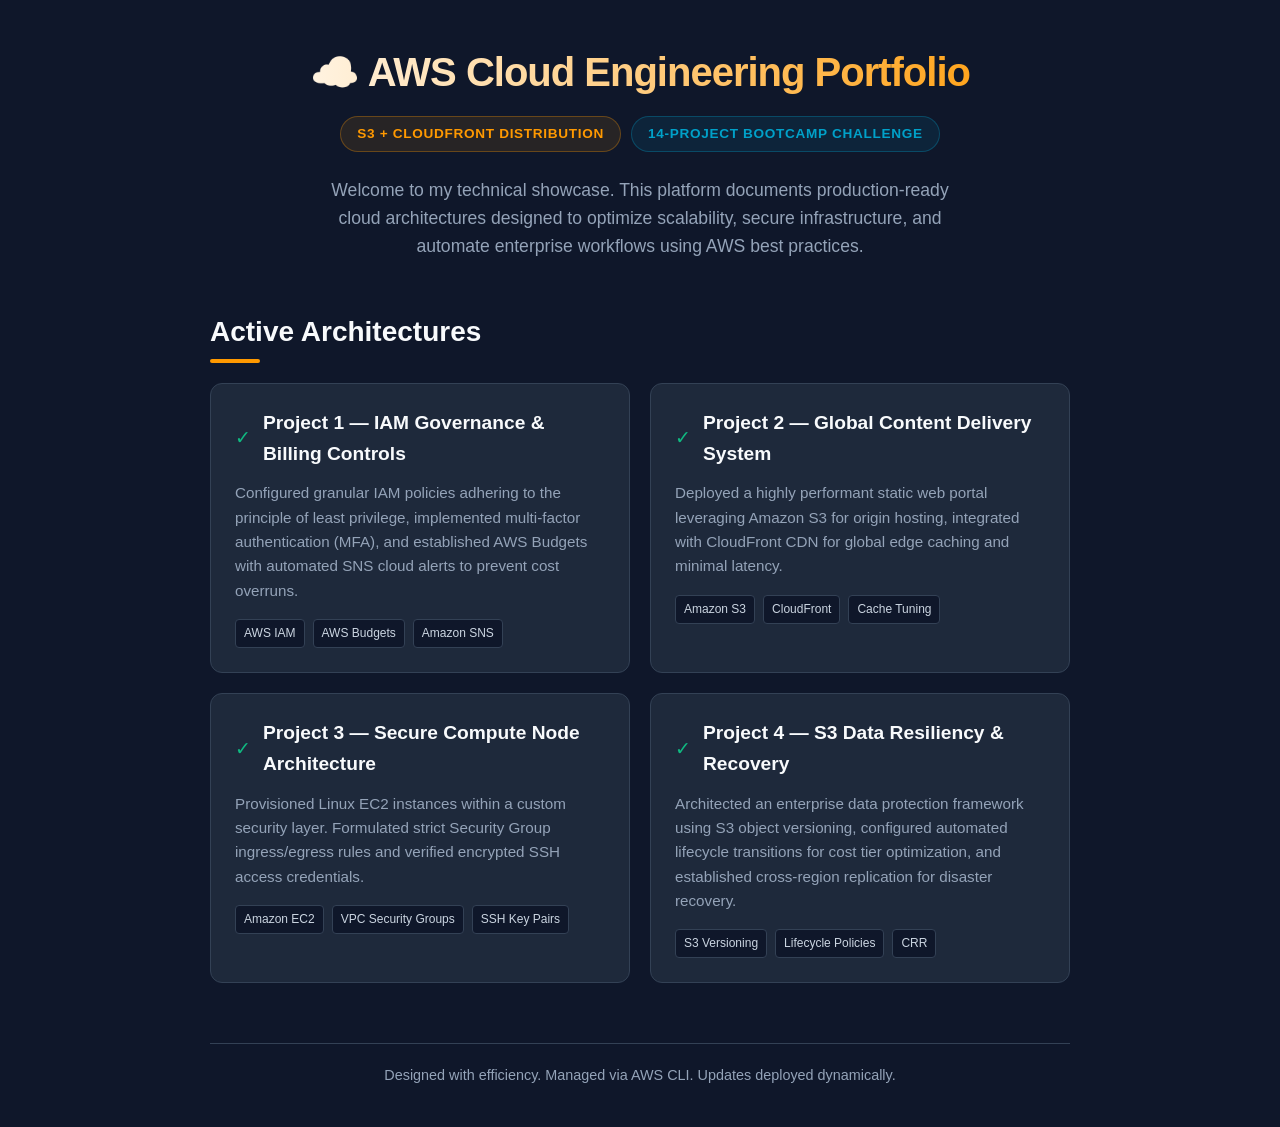
<file: project-02-s3-static-website/index.html>
<!DOCTYPE html>
<html lang="en">
<head>
  <meta charset="UTF-8" />
  <meta name="viewport" content="width=device-width, initial-scale=1.0"/>
  <title>Cloud Portfolio | AWS Solutions</title>
  <style>
    :root {
      --bg-dark: #0f172a;
      --card-bg: #1e293b;
      --text-main: #f8fafc;
      --text-muted: #94a3b8;
      --aws-orange: #ff9900;
      --accent-blue: #00a1c9;
      --success-green: #10b981;
    }

    * {
      box-sizing: border-box;
      margin: 0;
      padding: 0;
    }

    body {
      font-family: -apple-system, BlinkMacSystemFont, "Segoe UI", Roboto, "Helvetica Neue", Arial, sans-serif;
      background-color: var(--bg-dark);
      color: var(--text-main);
      max-width: 900px;
      margin: 0 auto;
      padding: 40px 20px;
      line-height: 1.6;
    }

    header {
      text-align: center;
      margin-bottom: 50px;
    }

    h1 {
      font-size: 2.5rem;
      font-weight: 800;
      letter-spacing: -0.025em;
      margin-bottom: 12px;
      background: linear-gradient(to right, #ffffff, var(--aws-orange));
      -webkit-background-clip: text;
      -webkit-text-fill-color: transparent;
    }

    .badge-container {
      display: flex;
      justify-content: center;
      gap: 10px;
      flex-wrap: wrap;
      margin-bottom: 24px;
    }

    .badge {
      background: rgba(255, 153, 0, 0.1);
      color: var(--aws-orange);
      border: 1px solid rgba(255, 153, 0, 0.3);
      padding: 6px 16px;
      border-radius: 20px;
      font-size: 0.85rem;
      font-weight: 600;
      letter-spacing: 0.05em;
      text-transform: uppercase;
    }

    .badge.secondary {
      background: rgba(0, 161, 201, 0.1);
      color: var(--accent-blue);
      border: 1px solid rgba(0, 161, 201, 0.3);
    }

    .intro-text {
      color: var(--text-muted);
      font-size: 1.1rem;
      max-width: 650px;
      margin: 0 auto;
    }

    h2 {
      font-size: 1.75rem;
      font-weight: 700;
      margin-top: 40px;
      margin-bottom: 20px;
      position: relative;
      padding-bottom: 8px;
    }

    h2::after {
      content: '';
      position: absolute;
      left: 0;
      bottom: 0;
      width: 50px;
      height: 4px;
      background-color: var(--aws-orange);
      border-radius: 2px;
    }

    .grid {
      display: grid;
      grid-template-columns: repeat(auto-fit, minmax(400px, 1fr));
      gap: 20px;
      margin-top: 20px;
    }

    @media (max-width: 500px) {
      .grid {
        grid-template-columns: 1fr;
      }
    }

    .card {
      background-color: var(--card-bg);
      border: 1px solid #334155;
      border-radius: 12px;
      padding: 24px;
      transition: transform 0.2s ease, border-color 0.2s ease;
    }

    .card:hover {
      transform: translateY(-4px);
      border-color: var(--aws-orange);
    }

    .card-header {
      display: flex;
      align-items: center;
      gap: 12px;
      margin-bottom: 12px;
    }

    .status-icon {
      color: var(--success-green);
      font-size: 1.2rem;
    }

    .card-title {
      font-size: 1.2rem;
      font-weight: 600;
    }

    .card-desc {
      color: var(--text-muted);
      font-size: 0.95rem;
      margin-bottom: 16px;
    }

    .tech-stack {
      display: flex;
      gap: 8px;
      flex-wrap: wrap;
    }

    .tech-tag {
      background-color: #0f172a;
      color: #cbd5e1;
      font-size: 0.75rem;
      padding: 4px 8px;
      border-radius: 4px;
      border: 1px solid #334155;
    }

    footer {
      text-align: center;
      margin-top: 60px;
      padding-top: 20px;
      border-top: 1px solid #334155;
      color: var(--text-muted);
      font-size: 0.9rem;
    }
  </style>
</head>
<body>

  <header>
    <h1>☁️ AWS Cloud Engineering Portfolio</h1>
    <div class="badge-container">
      <span class="badge">S3 + CloudFront Distribution</span>
      <span class="badge secondary">14-Project Bootcamp Challenge</span>
    </div>
    <p class="intro-text">
      Welcome to my technical showcase. This platform documents production-ready cloud architectures designed to optimize scalability, secure infrastructure, and automate enterprise workflows using AWS best practices.
    </p>
  </header>

  <h2>Active Architectures</h2>
  
  <div class="grid">
    <div class="card">
      <div class="card-header">
        <span class="status-icon">✓</span>
        <span class="card-title">Project 1 — IAM Governance & Billing Controls</span>
      </div>
      <p class="card-desc">
        Configured granular IAM policies adhering to the principle of least privilege, implemented multi-factor authentication (MFA), and established AWS Budgets with automated SNS cloud alerts to prevent cost overruns.
      </p>
      <div class="tech-stack">
        <span class="tech-tag">AWS IAM</span>
        <span class="tech-tag">AWS Budgets</span>
        <span class="tech-tag">Amazon SNS</span>
      </div>
    </div>

    <div class="card">
      <div class="card-header">
        <span class="status-icon">✓</span>
        <span class="card-title">Project 2 — Global Content Delivery System</span>
      </div>
      <p class="card-desc">
        Deployed a highly performant static web portal leveraging Amazon S3 for origin hosting, integrated with CloudFront CDN for global edge caching and minimal latency.
      </p>
      <div class="tech-stack">
        <span class="tech-tag">Amazon S3</span>
        <span class="tech-tag">CloudFront</span>
        <span class="tech-tag">Cache Tuning</span>
      </div>
    </div>

    <div class="card">
      <div class="card-header">
        <span class="status-icon">✓</span>
        <span class="card-title">Project 3 — Secure Compute Node Architecture</span>
      </div>
      <p class="card-desc">
        Provisioned Linux EC2 instances within a custom security layer. Formulated strict Security Group ingress/egress rules and verified encrypted SSH access credentials.
      </p>
      <div class="tech-stack">
        <span class="tech-tag">Amazon EC2</span>
        <span class="tech-tag">VPC Security Groups</span>
        <span class="tech-tag">SSH Key Pairs</span>
      </div>
    </div>

    <div class="card">
      <div class="card-header">
        <span class="status-icon">✓</span>
        <span class="card-title">Project 4 — S3 Data Resiliency & Recovery</span>
      </div>
      <p class="card-desc">
        Architected an enterprise data protection framework using S3 object versioning, configured automated lifecycle transitions for cost tier optimization, and established cross-region replication for disaster recovery.
      </p>
      <div class="tech-stack">
        <span class="tech-tag">S3 Versioning</span>
        <span class="tech-tag">Lifecycle Policies</span>
        <span class="tech-tag">CRR</span>
      </div>
    </div>
  </div>

  <footer>
    <p>Designed with efficiency. Managed via AWS CLI. Updates deployed dynamically.</p>
  </footer>

</body>
</html>
</file>
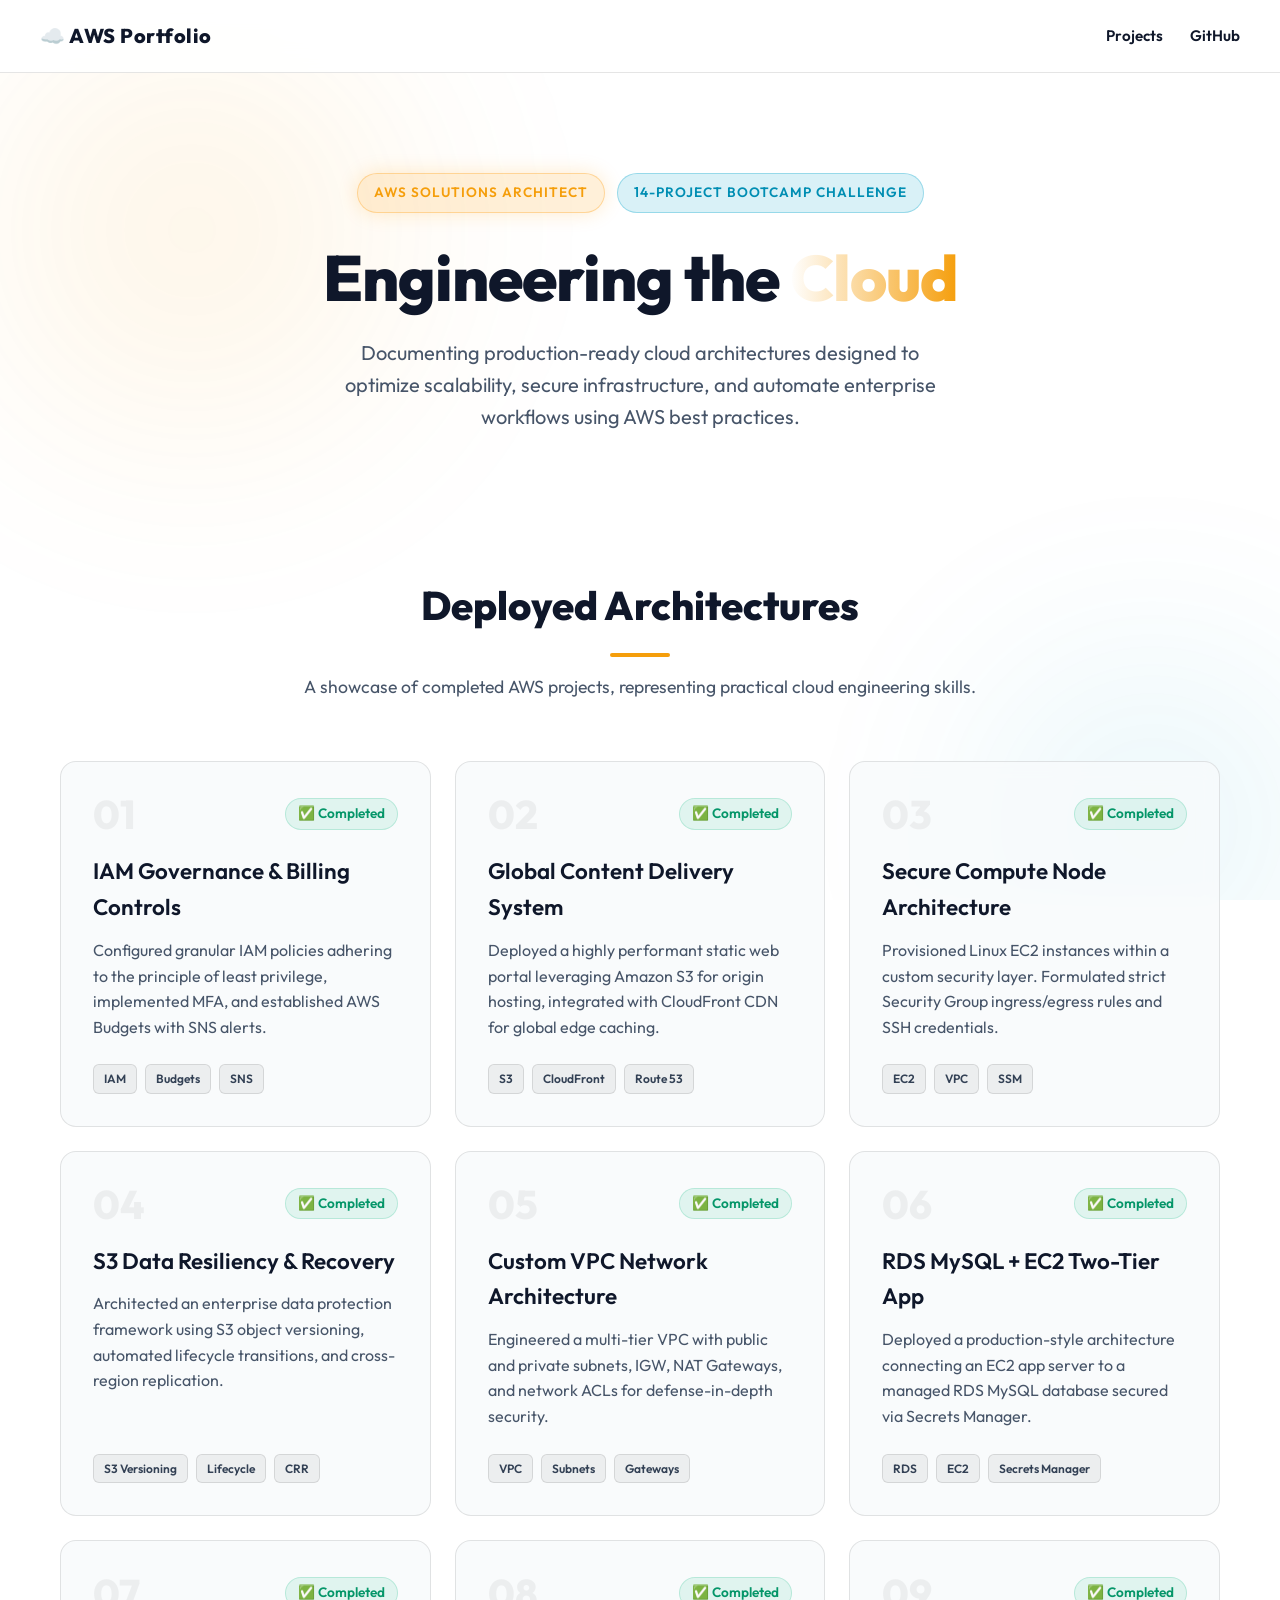
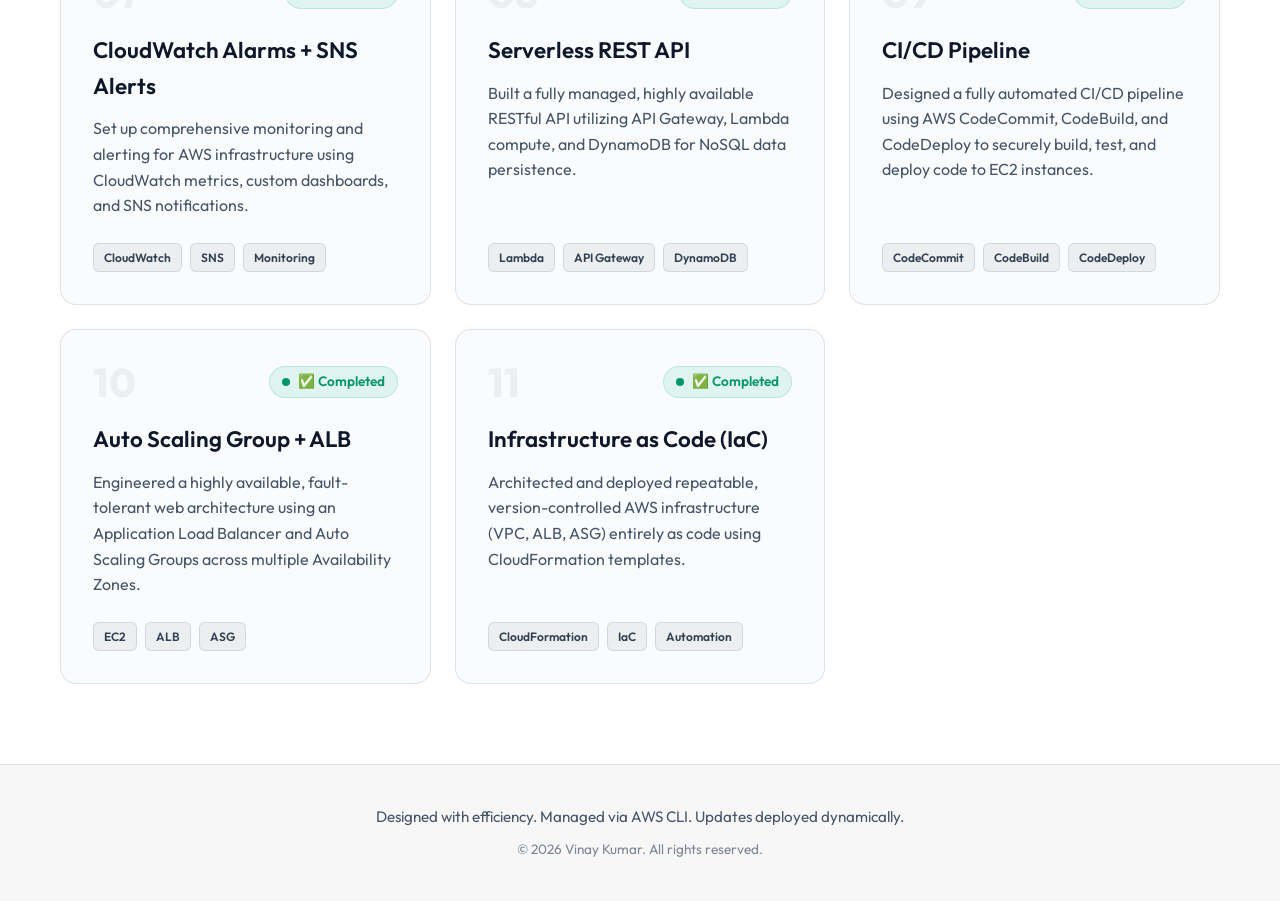
<file: project-02-s3-static-website/website/index.html>
<!DOCTYPE html>
<html lang="en">
<head>
  <meta charset="UTF-8">
  <meta name="viewport" content="width=device-width, initial-scale=1.0">
  <title>Cloud Engineering Portfolio | Vinay Kumar</title>
  <meta name="description" content="AWS Cloud Engineering Portfolio showcasing production-ready cloud architectures.">
  <link rel="preconnect" href="https://fonts.googleapis.com">
  <link rel="preconnect" href="https://fonts.gstatic.com" crossorigin>
  <link href="https://fonts.googleapis.com/css2?family=Outfit:wght@300;400;600;800&display=swap" rel="stylesheet">
  <link rel="stylesheet" href="styles.css">
</head>
<body>
  <div class="background-effects">
    <div class="glow-orb orb-1"></div>
    <div class="glow-orb orb-2"></div>
  </div>

  <nav class="navbar">
    <div class="nav-content">
      <div class="logo">☁️ AWS Portfolio</div>
      <div class="nav-links">
        <a href="#projects">Projects</a>
        <a href="https://github.com/vinay1515" target="_blank">GitHub</a>
      </div>
    </div>
  </nav>

  <header class="hero">
    <div class="hero-content">
      <div class="badge-wrapper">
        <span class="badge glow">AWS Solutions Architect</span>
        <span class="badge secondary">14-Project Bootcamp Challenge</span>
      </div>
      <h1 class="hero-title">Engineering the <span class="text-gradient">Cloud</span></h1>
      <p class="hero-subtitle">
        Documenting production-ready cloud architectures designed to optimize scalability, secure infrastructure, and automate enterprise workflows using AWS best practices.
      </p>
    </div>
  </header>

  <main class="container" id="projects">
    <div class="section-header">
      <h2>Deployed Architectures</h2>
      <div class="divider"></div>
      <p>A showcase of completed AWS projects, representing practical cloud engineering skills.</p>
    </div>

    <div class="grid" id="projectGrid">
      <!-- Project 1 -->
      <article class="glass-card">
        <div class="card-header">
          <div class="project-num">01</div>
          <div class="status-indicator done">✅ Completed</div>
        </div>
        <h3 class="card-title">IAM Governance &amp; Billing Controls</h3>
        <p class="card-desc">Configured granular IAM policies adhering to the principle of least privilege, implemented MFA, and established AWS Budgets with SNS alerts.</p>
        <div class="tech-stack">
          <span class="tech-tag">IAM</span><span class="tech-tag">Budgets</span><span class="tech-tag">SNS</span>
        </div>
      </article>

      <!-- Project 2 -->
      <article class="glass-card">
        <div class="card-header">
          <div class="project-num">02</div>
          <div class="status-indicator done">✅ Completed</div>
        </div>
        <h3 class="card-title">Global Content Delivery System</h3>
        <p class="card-desc">Deployed a highly performant static web portal leveraging Amazon S3 for origin hosting, integrated with CloudFront CDN for global edge caching.</p>
        <div class="tech-stack">
          <span class="tech-tag">S3</span><span class="tech-tag">CloudFront</span><span class="tech-tag">Route 53</span>
        </div>
      </article>

      <!-- Project 3 -->
      <article class="glass-card">
        <div class="card-header">
          <div class="project-num">03</div>
          <div class="status-indicator done">✅ Completed</div>
        </div>
        <h3 class="card-title">Secure Compute Node Architecture</h3>
        <p class="card-desc">Provisioned Linux EC2 instances within a custom security layer. Formulated strict Security Group ingress/egress rules and SSH credentials.</p>
        <div class="tech-stack">
          <span class="tech-tag">EC2</span><span class="tech-tag">VPC</span><span class="tech-tag">SSM</span>
        </div>
      </article>

      <!-- Project 4 -->
      <article class="glass-card">
        <div class="card-header">
          <div class="project-num">04</div>
          <div class="status-indicator done">✅ Completed</div>
        </div>
        <h3 class="card-title">S3 Data Resiliency &amp; Recovery</h3>
        <p class="card-desc">Architected an enterprise data protection framework using S3 object versioning, automated lifecycle transitions, and cross-region replication.</p>
        <div class="tech-stack">
          <span class="tech-tag">S3 Versioning</span><span class="tech-tag">Lifecycle</span><span class="tech-tag">CRR</span>
        </div>
      </article>

      <!-- Project 5 -->
      <article class="glass-card">
        <div class="card-header">
          <div class="project-num">05</div>
          <div class="status-indicator done">✅ Completed</div>
        </div>
        <h3 class="card-title">Custom VPC Network Architecture</h3>
        <p class="card-desc">Engineered a multi-tier VPC with public and private subnets, IGW, NAT Gateways, and network ACLs for defense-in-depth security.</p>
        <div class="tech-stack">
          <span class="tech-tag">VPC</span><span class="tech-tag">Subnets</span><span class="tech-tag">Gateways</span>
        </div>
      </article>

      <!-- Project 6 -->
      <article class="glass-card">
        <div class="card-header">
          <div class="project-num">06</div>
          <div class="status-indicator done">✅ Completed</div>
        </div>
        <h3 class="card-title">RDS MySQL + EC2 Two-Tier App</h3>
        <p class="card-desc">Deployed a production-style architecture connecting an EC2 app server to a managed RDS MySQL database secured via Secrets Manager.</p>
        <div class="tech-stack">
          <span class="tech-tag">RDS</span><span class="tech-tag">EC2</span><span class="tech-tag">Secrets Manager</span>
        </div>
      </article>

      <!-- Project 7 -->
      <article class="glass-card">
        <div class="card-header">
          <div class="project-num">07</div>
          <div class="status-indicator done">✅ Completed</div>
        </div>
        <h3 class="card-title">CloudWatch Alarms + SNS Alerts</h3>
        <p class="card-desc">Set up comprehensive monitoring and alerting for AWS infrastructure using CloudWatch metrics, custom dashboards, and SNS notifications.</p>
        <div class="tech-stack">
          <span class="tech-tag">CloudWatch</span><span class="tech-tag">SNS</span><span class="tech-tag">Monitoring</span>
        </div>
      </article>

      <!-- Project 8 -->
      <article class="glass-card">
        <div class="card-header">
          <div class="project-num">08</div>
          <div class="status-indicator done">✅ Completed</div>
        </div>
        <h3 class="card-title">Serverless REST API</h3>
        <p class="card-desc">Built a fully managed, highly available RESTful API utilizing API Gateway, Lambda compute, and DynamoDB for NoSQL data persistence.</p>
        <div class="tech-stack">
          <span class="tech-tag">Lambda</span><span class="tech-tag">API Gateway</span><span class="tech-tag">DynamoDB</span>
        </div>
      </article>

      <!-- Project 09 -->
      <article class="glass-card">
        <div class="card-header">
          <div class="project-num">09</div>
          <div class="status-indicator done">✅ Completed</div>
        </div>
        <h3 class="card-title">CI/CD Pipeline</h3>
        <p class="card-desc">Designed a fully automated CI/CD pipeline using AWS CodeCommit, CodeBuild, and CodeDeploy to securely build, test, and deploy code to EC2 instances.</p>
        <div class="tech-stack">
          <span class="tech-tag">CodeCommit</span><span class="tech-tag">CodeBuild</span><span class="tech-tag">CodeDeploy</span>
        </div>
      </article>

      <!-- Project 10 -->
      <article class="glass-card">
        <div class="card-header">
          <div class="project-num">10</div>
          <div class="status-indicator done"><span class="pulse-dot"></span>✅ Completed</div>
        </div>
        <h3 class="card-title">Auto Scaling Group + ALB</h3>
        <p class="card-desc">Engineered a highly available, fault-tolerant web architecture using an Application Load Balancer and Auto Scaling Groups across multiple Availability Zones.</p>
        <div class="tech-stack">
          <span class="tech-tag">EC2</span><span class="tech-tag">ALB</span><span class="tech-tag">ASG</span>
        </div>
      </article>

      <!-- Project 11 -->
      <article class="glass-card">
        <div class="card-header">
          <div class="project-num">11</div>
          <div class="status-indicator done"><span class="pulse-dot"></span>✅ Completed</div>
        </div>
        <h3 class="card-title">Infrastructure as Code (IaC)</h3>
        <p class="card-desc">Architected and deployed repeatable, version-controlled AWS infrastructure (VPC, ALB, ASG) entirely as code using CloudFormation templates.</p>
        <div class="tech-stack">
          <span class="tech-tag">CloudFormation</span><span class="tech-tag">IaC</span><span class="tech-tag">Automation</span>
        </div>
      </article>
    </div>
  </main>

  <footer>
    <div class="footer-content">
      <p>Designed with efficiency. Managed via AWS CLI. Updates deployed dynamically.</p>
      <p class="copyright">© 2026 Vinay Kumar. All rights reserved.</p>
    </div>
  </footer>

  <script src="script.js"></script>
</body>
</html>
</file>
<file: project-02-s3-static-website/website/styles.css>
:root {
  --bg-color: #ffffff;
  --surface: rgba(248, 250, 252, 0.8);
  --surface-border: rgba(0, 0, 0, 0.1);
  --text-primary: #0f172a;
  --text-secondary: #475569;
  --accent-primary: #f59e0b; /* Slightly darker orange for better contrast on white */
  --accent-secondary: #008eb3;
  --accent-glow: rgba(245, 158, 11, 0.3);
  --success: #059669;
}

* {
  margin: 0;
  padding: 0;
  box-sizing: border-box;
}

body {
  font-family: 'Outfit', -apple-system, sans-serif;
  background-color: var(--bg-color);
  color: var(--text-primary);
  line-height: 1.6;
  overflow-x: hidden;
}

.background-effects {
  position: fixed;
  top: 0;
  left: 0;
  width: 100vw;
  height: 100vh;
  z-index: -1;
  overflow: hidden;
}

.glow-orb {
  position: absolute;
  border-radius: 50%;
  filter: blur(100px);
  opacity: 0.4;
  animation: float 10s ease-in-out infinite alternate;
}

.orb-1 {
  top: -10%;
  left: -10%;
  width: 50vw;
  height: 50vw;
  background: radial-gradient(circle, var(--accent-glow) 0%, rgba(0,0,0,0) 70%);
}

.orb-2 {
  bottom: -20%;
  right: -10%;
  width: 40vw;
  height: 40vw;
  background: radial-gradient(circle, rgba(0, 161, 201, 0.3) 0%, rgba(0,0,0,0) 70%);
  animation-delay: -5s;
}

@keyframes float {
  0% { transform: translate(0, 0); }
  100% { transform: translate(30px, 50px); }
}

.navbar {
  padding: 20px 40px;
  background: rgba(255, 255, 255, 0.9);
  backdrop-filter: blur(12px);
  border-bottom: 1px solid var(--surface-border);
  position: sticky;
  top: 0;
  z-index: 100;
}

.nav-content {
  max-width: 1200px;
  margin: 0 auto;
  display: flex;
  justify-content: space-between;
  align-items: center;
}

.logo {
  font-size: 1.25rem;
  font-weight: 800;
  letter-spacing: 0.5px;
}

.nav-links a {
  color: var(--text-primary);
  text-decoration: none;
  margin-left: 24px;
  font-weight: 600;
  font-size: 0.95rem;
  transition: color 0.3s;
}

.nav-links a:hover {
  color: var(--accent-primary);
}

.hero {
  padding: 100px 20px;
  text-align: center;
}

.hero-content {
  max-width: 800px;
  margin: 0 auto;
}

.badge-wrapper {
  display: flex;
  justify-content: center;
  gap: 12px;
  margin-bottom: 30px;
  flex-wrap: wrap;
}

.badge {
  padding: 8px 16px;
  border-radius: 30px;
  font-size: 0.85rem;
  font-weight: 600;
  text-transform: uppercase;
  letter-spacing: 1px;
}

.badge.glow {
  background: rgba(255, 153, 0, 0.15);
  color: var(--accent-primary);
  border: 1px solid rgba(255, 153, 0, 0.3);
  box-shadow: 0 0 20px rgba(255, 153, 0, 0.2);
}

.badge.secondary {
  background: rgba(0, 161, 201, 0.15);
  color: var(--accent-secondary);
  border: 1px solid rgba(0, 161, 201, 0.3);
}

.hero-title {
  font-size: 4rem;
  font-weight: 800;
  line-height: 1.1;
  margin-bottom: 24px;
  letter-spacing: -1px;
}

.text-gradient {
  background: linear-gradient(90deg, #fff, var(--accent-primary));
  -webkit-background-clip: text;
  background-clip: text;
  -webkit-text-fill-color: transparent;
}

.hero-subtitle {
  font-size: 1.25rem;
  color: var(--text-secondary);
  max-width: 600px;
  margin: 0 auto;
}

.container {
  max-width: 1200px;
  margin: 0 auto;
  padding: 40px 20px 80px;
}

.section-header {
  text-align: center;
  margin-bottom: 60px;
}

.section-header h2 {
  font-size: 2.5rem;
  font-weight: 800;
}

.divider {
  width: 60px;
  height: 4px;
  background: var(--accent-primary);
  margin: 16px auto;
  border-radius: 2px;
}

.section-header p {
  color: var(--text-secondary);
  font-size: 1.1rem;
}

.grid {
  display: grid;
  grid-template-columns: repeat(auto-fit, minmax(320px, 1fr));
  gap: 24px;
}

.glass-card {
  background: var(--surface);
  border: 1px solid var(--surface-border);
  border-radius: 16px;
  padding: 32px;
  backdrop-filter: blur(10px);
  -webkit-backdrop-filter: blur(10px);
  transition: all 0.4s cubic-bezier(0.175, 0.885, 0.32, 1.275);
  display: flex;
  flex-direction: column;
}

.glass-card:hover {
  transform: translateY(-10px);
  border-color: rgba(255, 153, 0, 0.4);
  box-shadow: 0 20px 40px rgba(0, 0, 0, 0.4), 0 0 20px rgba(255, 153, 0, 0.1);
}

.card-header {
  display: flex;
  justify-content: space-between;
  align-items: center;
  margin-bottom: 20px;
}

.project-num {
  font-size: 2.5rem;
  font-weight: 800;
  color: rgba(0, 0, 0, 0.05);
  line-height: 1;
}

.status-indicator {
  font-size: 0.85rem;
  font-weight: 600;
  padding: 4px 12px;
  border-radius: 20px;
  background: rgba(16, 185, 129, 0.1);
  color: var(--success);
  border: 1px solid rgba(16, 185, 129, 0.2);
}

.card-title {
  font-size: 1.4rem;
  margin-bottom: 12px;
  font-weight: 600;
}

.card-desc {
  color: var(--text-secondary);
  font-size: 1rem;
  margin-bottom: 24px;
  flex-grow: 1;
}

.tech-stack {
  display: flex;
  flex-wrap: wrap;
  gap: 8px;
}

.tech-tag {
  background: rgba(0, 0, 0, 0.05);
  border: 1px solid var(--surface-border);
  color: #334155;
  padding: 4px 10px;
  border-radius: 6px;
  font-size: 0.75rem;
  font-weight: 600;
}

footer {
  border-top: 1px solid var(--surface-border);
  padding: 40px 20px;
  text-align: center;
  background: rgba(0, 0, 0, 0.03);
}

.footer-content {
  color: var(--text-secondary);
  font-size: 0.95rem;
}

.copyright {
  margin-top: 10px;
  font-size: 0.85rem;
  opacity: 0.7;
}

/* Error page specific */
.error-page {
  display: flex;
  flex-direction: column;
  align-items: center;
  justify-content: center;
  min-height: 80vh;
  text-align: center;
}

.error-code {
  font-size: 8rem;
  font-weight: 800;
  background: linear-gradient(135deg, var(--accent-primary), #ff5e00);
  -webkit-background-clip: text;
  background-clip: text;
  -webkit-text-fill-color: transparent;
  line-height: 1;
  margin-bottom: 20px;
}

.error-msg {
  font-size: 1.5rem;
  margin-bottom: 30px;
}

.btn-primary {
  display: inline-block;
  padding: 12px 28px;
  background: var(--accent-primary);
  color: #000;
  text-decoration: none;
  border-radius: 30px;
  font-weight: 700;
  transition: all 0.3s;
}

.btn-primary:hover {
  transform: scale(1.05);
  box-shadow: 0 0 15px var(--accent-glow);
}

@media (max-width: 768px) {
  .hero-title { font-size: 2.5rem; }
  .grid { grid-template-columns: 1fr; }
}

/* --- Modern Enhancements & Animations --- */
.pulse-dot {
  display: inline-block;
  width: 8px;
  height: 8px;
  background: var(--success);
  border-radius: 50%;
  margin-right: 8px;
  animation: pulse-glow 2s infinite;
}

@keyframes pulse-glow {
  0% { box-shadow: 0 0 0 0 rgba(16, 185, 129, 0.4); }
  70% { box-shadow: 0 0 0 6px rgba(16, 185, 129, 0); }
  100% { box-shadow: 0 0 0 0 rgba(16, 185, 129, 0); }
}

.glass-card {
  transition: all 0.5s cubic-bezier(0.4, 0, 0.2, 1) !important;
}

.glass-card:hover {
  transform: translateY(-8px) scale(1.02) !important;
  border-color: rgba(255, 153, 0, 0.5) !important;
  box-shadow: 0 25px 50px -12px rgba(0, 0, 0, 0.5), 0 0 30px rgba(255, 153, 0, 0.15) !important;
}

.error-code {
  animation: float 6s ease-in-out infinite;
}

/* Error Page Specific Overrides */
.error-main-hero {
  min-height: 80vh;
  display: flex;
  align-items: center;
  justify-content: center;
}

.error-hero-card {
  padding: 60px;
  max-width: 600px;
  text-align: center;
}

.error-badge-wrapper {
  justify-content: center;
}

.error-hero-subtitle {
  margin-bottom: 40px;
}

.error-return-badge {
  text-decoration: none;
  padding: 12px 24px;
  font-size: 1rem;
}
</file>
